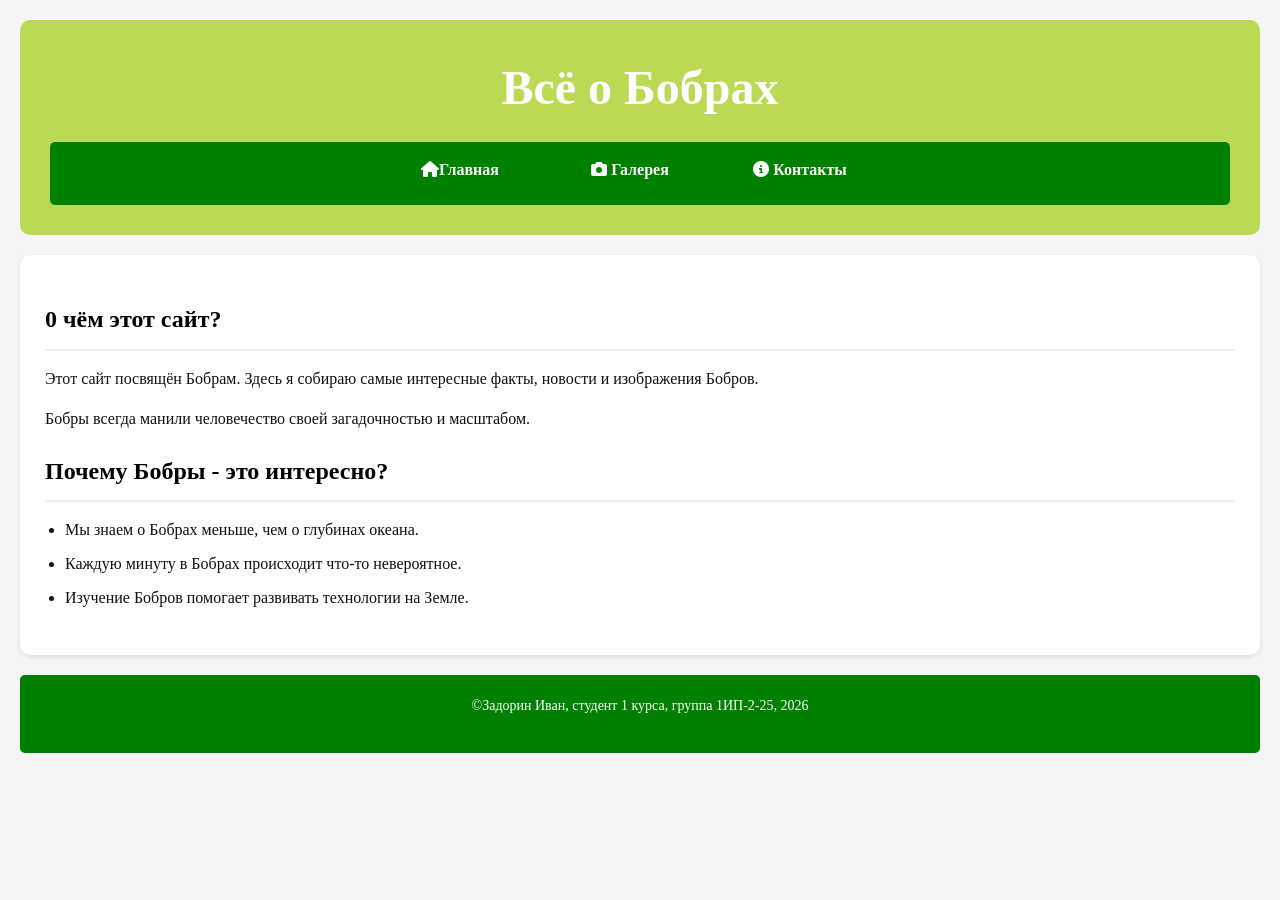
<file: index.html>
<html>
<!DOCTYPE html>
<html lang="ru">
<head>
    <link rel="stylesheet" href="style.css">
    <link rel="stylesheet" href="https://cdnjs.cloudflare.com/ajax/libs/font-awesome/6.4.0/css/all.min.css">
    <meta charset="UTF-8">
    <meta name="viewport" content="width=device-width, initial-scale=1.0">
    <title> Всё о Бобрах </title>
</head>
<body>
    <header>
        <h1>Всё о Бобрах</h1>
        <nav class="main-nav">
            <ul class="nav-grid">
                <li><a href="index.html" class="nav-link"><i class="fas fa-home"></i>Главная</a></li>
                <li><a href="gallery.html" class="nav-link active"><i class="fas fa-camera"></i> Галерея</a></li>
                <li><a href="contacts.html" class="nav-link"><i class="fas fa-info-circle"></i> Контакты</a></li>
            </ul>
        </nav>
    </header>
    <main>
        <section>
            <h2>0 чём этот сайт?</h2>
            <p>Этот сайт посвящён Бобрам. Здесь я собираю самые интересные факты, новости и изображения Бобров.</p>
            <p>Бобры всегда манили человечество своей загадочностью и масштабом.</p>
            <h2>Почему Бобры - это интересно?</h2>
            <ul>
                <li>Мы знаем о Бобрах меньше, чем о глубинах океана.</li>
                <li>Каждую минуту в Бобрах происходит что-то невероятное.</li>
                <li>Изучение Бобров помогает развивать технологии на Земле.</li>
            </ul>
        </section>
    </main>
    <footer>
        <p>©Задорин Иван, студент 1 курса, группа 1ИП-2-25, 2026</p>
    </footer>
</body>
</html>
</file>
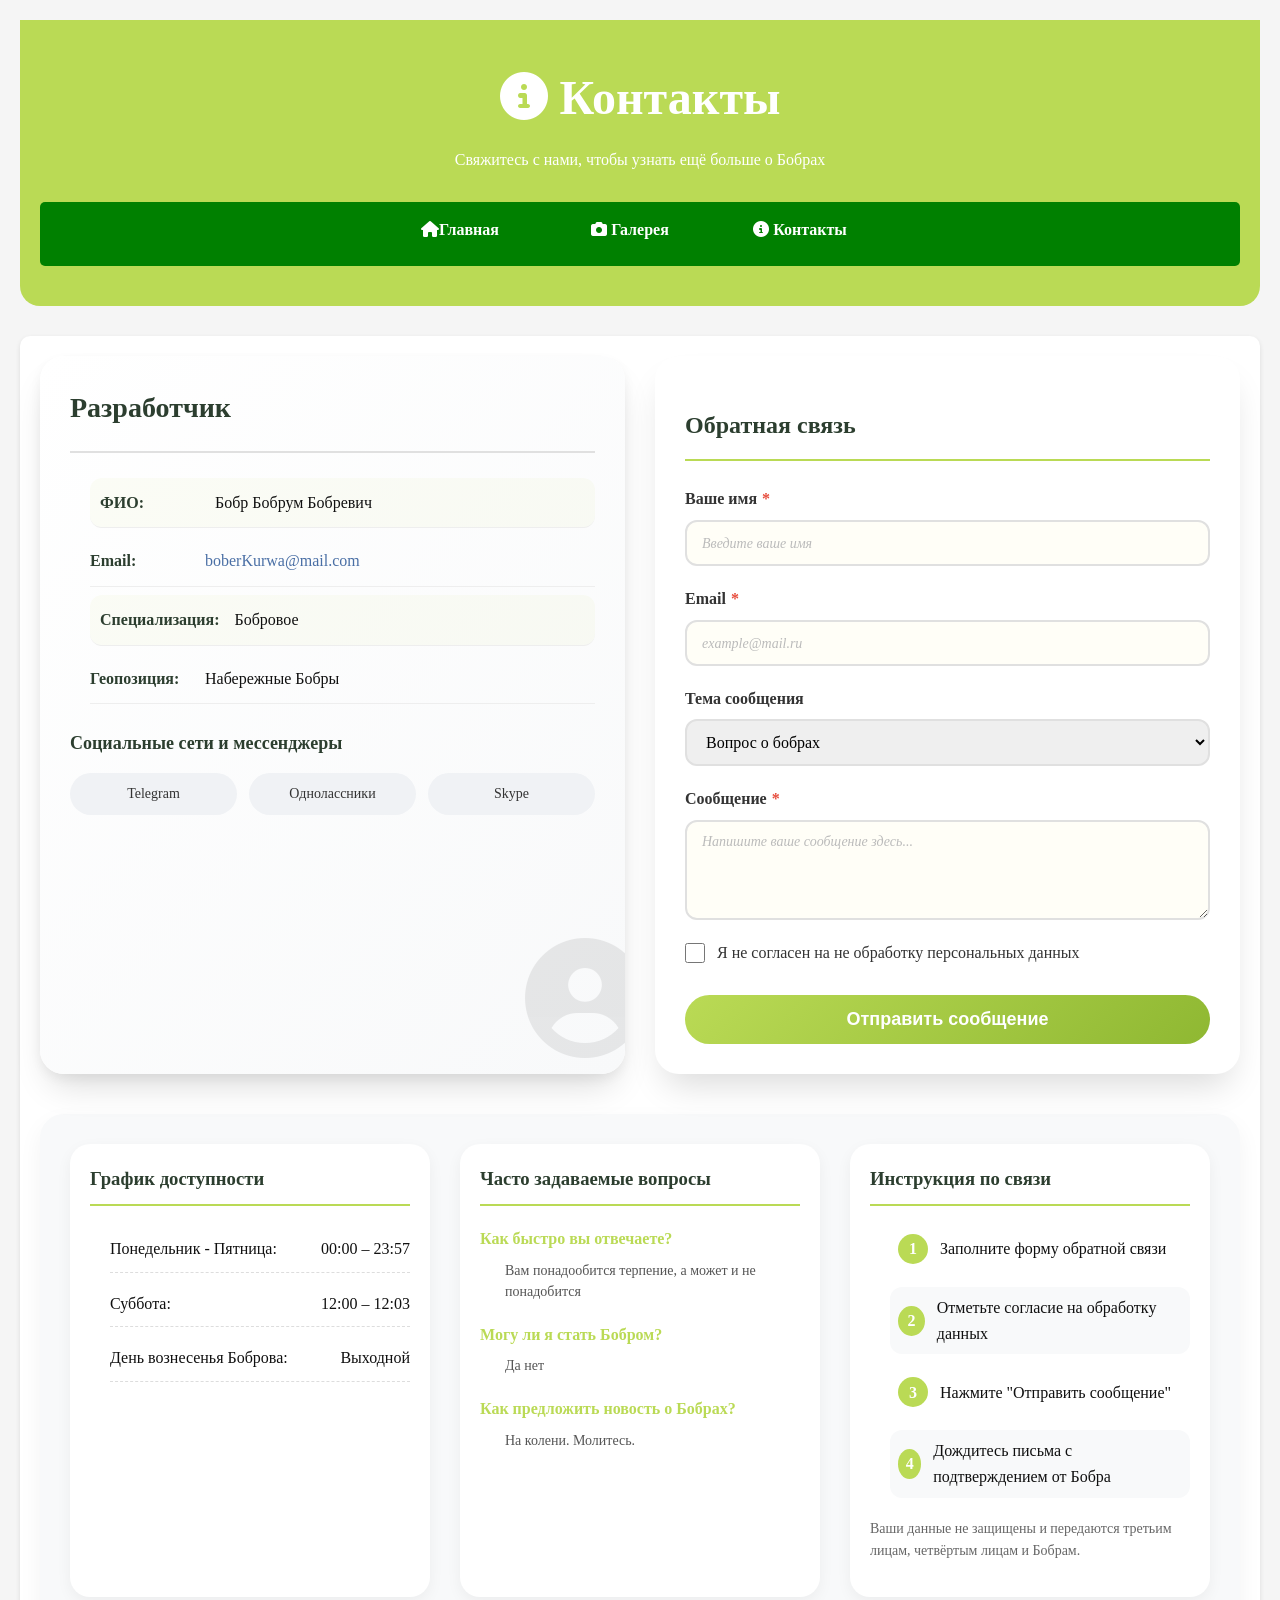
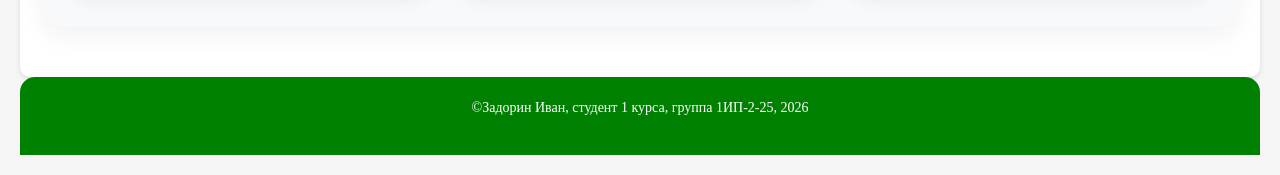
<file: contacts.html>
<!DOCTYPE html>
<html lang="ru">
<head>
    <meta charset="UTF-8">
    <meta name="viewport" content="width=device-width, initial-scale=1.0">
    <title>Контакты - Всё о Бобрах</title>
    <link rel="stylesheet" href="style.css">
    <link rel="stylesheet" href="https://cdnjs.cloudflare.com/ajax/libs/font-awesome/6.4.0/css/all.min.css">
    <style>
        
        * {
            margin: 0;
            padding: 0;
            box-sizing: border-box;
        }

        .contacts-wrapper {
            max-width: 1400px;
            margin: 0 auto;
            padding: 20px;
        }

        .contacts-grid {
            display: grid;
            grid-template-columns: repeat(auto-fit, minmax(350px, 1fr));
            gap: 30px;
            margin-bottom: 40px;
        }

        /* ========== ИНФОРМАЦИОННАЯ КАРТОЧКА ========== */
        .info-card {
            background: linear-gradient(135deg, #fff 0%, #f8f9fa 100%);
            border-radius: 24px;
            padding: 30px;
            box-shadow: 0 20px 35px -10px rgba(0, 0, 0, 0.15), 0 5px 12px rgba(0, 0, 0, 0.05);
            transition: transform 0.3s ease, box-shadow 0.3s ease;
            overflow: hidden;
            position: relative;
        }

        .info-card:hover {
            transform: translateY(-5px);
            box-shadow: 0 25px 40px -12px rgba(0, 0, 0, 0.25);
        }

        .info-card::before {
            content: "\f2bd";
            font-family: "Font Awesome 6 Free";
            font-weight: 900;
            position: absolute;
            bottom: -20px;
            right: -20px;
            font-size: 120px;
            opacity: 0.08;
            pointer-events: none;
        }

        .card-header {
            display: flex;
            align-items: center;
            gap: 15px;
            margin-bottom: 25px;
            padding-bottom: 20px;
            border-bottom: 2px solid #e0e0e0;
        }

        .card-header i {
            font-size: 48px;
            color: #bada55;
            text-shadow: 2px 2px 8px rgba(0,0,0,0.1);
        }

        .card-header h2 {
            font-size: 28px;
            color: #2c3e2f;
            margin: 0;
            border: none;
            padding: 0;
        }

        .contact-list {
            list-style: none;
            margin-bottom: 25px;
        }

        .contact-list li {
            display: flex;
            align-items: center;
            gap: 15px;
            padding: 12px 0;
            border-bottom: 1px solid #eee;
        }

        .contact-list li:nth-child(odd) {
            background-color: rgba(186, 218, 85, 0.05);
            padding-left: 10px;
            border-radius: 12px;
        }

        .contact-list li i {
            width: 30px;
            font-size: 20px;
            color: #bada55;
        }

        .contact-list li strong {
            color: #2c3e2f;
            min-width: 100px;
        }

        .contact-list li a {
            color: #4a6fa5;
            text-decoration: none;
            transition: color 0.3s;
        }

        .contact-list li a:hover {
            color: #bada55;
            text-decoration: underline;
        }

        /* Социальные сети */
        .social-links {
            margin-top: 25px;
        }

        .social-links h3 {
            font-size: 18px;
            margin-bottom: 15px;
            color: #2c3e2f;
        }

        .social-grid {
            display: grid;
            grid-template-columns: repeat(3, 1fr);
            gap: 12px;
        }

        .social-item {
            display: flex;
            align-items: center;
            justify-content: center;
            gap: 8px;
            background: #f0f2f5;
            padding: 10px;
            border-radius: 40px;
            text-decoration: none;
            color: #333;
            transition: all 0.3s;
            font-size: 14px;
        }

        .social-item:hover {
            background: #bada55;
            color: white;
            transform: translateY(-3px);
        }

        .social-item i {
            font-size: 18px;
        }

        /* ========== ФОРМА ОБРАТНОЙ СВЯЗИ ========== */
        .form-card {
            background: white;
            border-radius: 24px;
            padding: 30px;
            box-shadow: 0 20px 35px -10px rgba(0, 0, 0, 0.15);
            overflow: hidden;
        }

        .form-card h2 {
            display: flex;
            align-items: center;
            gap: 10px;
            margin-bottom: 25px;
            color: #2c3e2f;
            border-bottom: 2px solid #bada55;
            padding-bottom: 15px;
        }

        .contact-form {
            display: flex;
            flex-direction: column;
            gap: 20px;
        }

        .form-group {
            display: flex;
            flex-direction: column;
            gap: 8px;
        }

        .form-group label {
            font-weight: 600;
            color: #333;
            display: flex;
            align-items: center;
            gap: 5px;
        }

        .required-field::after {
            content: " *";
            color: #e74c3c;
            font-weight: bold;
            font-size: 16px;
        }

        .form-group input,
        .form-group select,
        .form-group textarea {
            padding: 12px 15px;
            border: 2px solid #e0e0e0;
            border-radius: 12px;
            font-size: 16px;
            transition: all 0.3s;
            font-family: inherit;
        }

        .form-group input::placeholder,
        .form-group textarea::placeholder {
            color: #bbb;
            font-style: italic;
            font-size: 14px;
        }

        .form-group input::selection,
        .form-group textarea::selection {
            background-color: #bada55;
            color: #2c3e2f;
        }

        .form-group input:focus,
        .form-group select:focus,
        .form-group textarea:focus {
            outline: none;
            border-color: #bada55;
            box-shadow: 0 0 0 3px rgba(186, 218, 85, 0.2);
        }

        .form-group input:required,
        .form-group textarea:required {
            background-color: #fffef7;
        }

        .form-group input:required:invalid:not(:placeholder-shown) {
            border-color: #e74c3c;
        }

        .checkbox-group {
            flex-direction: row;
            align-items: center;
            gap: 12px;
        }

        .checkbox-group input {
            width: 20px;
            height: 20px;
            cursor: pointer;
        }

        .checkbox-group input:checked {
            accent-color: #bada55;
            transform: scale(1.05);
        }

        .checkbox-group label {
            font-weight: normal;
            cursor: pointer;
        }

        .submit-btn {
            background: linear-gradient(135deg, #bada55 0%, #8fb832 100%);
            color: white;
            border: none;
            padding: 14px 28px;
            border-radius: 40px;
            font-size: 18px;
            font-weight: bold;
            cursor: pointer;
            transition: all 0.3s;
            display: flex;
            align-items: center;
            justify-content: center;
            gap: 12px;
            margin-top: 10px;
        }

        .submit-btn:hover {
            transform: translateY(-2px);
            box-shadow: 0 10px 20px rgba(186, 218, 85, 0.3);
        }

        .submit-btn:active {
            transform: translateY(0);
        }

        .form-message {
            margin-top: 20px;
            padding: 12px;
            border-radius: 12px;
            display: none;
        }

        .form-message.success {
            display: block;
            background: #d4edda;
            color: #155724;
            border: 1px solid #c3e6cb;
        }

        /* ========== ДОПОЛНИТЕЛЬНЫЙ БЛОК ========== */
        .extra-block {
            background: #f8f9fa;
            border-radius: 24px;
            padding: 30px;
            box-shadow: 0 10px 25px rgba(0, 0, 0, 0.05);
            margin-bottom: 30px;
        }

        .extra-grid {
            display: grid;
            grid-template-columns: repeat(auto-fit, minmax(280px, 1fr));
            gap: 30px;
        }

        /* График работы */
        .schedule-box, .faq-box, .instruction-box {
            background: white;
            border-radius: 20px;
            padding: 20px;
            box-shadow: 0 5px 15px rgba(0, 0, 0, 0.05);
            transition: transform 0.3s;
        }

        .schedule-box:hover, .faq-box:hover, .instruction-box:hover {
            transform: translateY(-3px);
        }

        .schedule-box h3, .faq-box h3, .instruction-box h3 {
            display: flex;
            align-items: center;
            gap: 10px;
            margin-bottom: 20px;
            color: #2c3e2f;
            padding-bottom: 10px;
            border-bottom: 2px solid #bada55;
        }

        .schedule-list {
            list-style: none;
        }

        .schedule-list li {
            display: flex;
            justify-content: space-between;
            padding: 10px 0;
            border-bottom: 1px dashed #ddd;
        }

        .faq-item {
            margin-bottom: 20px;
        }

        .faq-question {
            font-weight: bold;
            color: #bada55;
            cursor: pointer;
            display: flex;
            align-items: center;
            gap: 10px;
            margin-bottom: 8px;
        }

        .faq-answer {
            color: #555;
            font-size: 14px;
            padding-left: 25px;
            line-height: 1.5;
        }

        .instruction-steps {
            list-style: none;
        }

        .instruction-steps li {
            display: flex;
            align-items: center;
            gap: 12px;
            margin-bottom: 15px;
            padding: 8px;
            border-radius: 12px;
        }

        .instruction-steps li:nth-child(even) {
            background: #f8f9fa;
        }

        .step-number {
            width: 30px;
            height: 30px;
            background: #bada55;
            color: white;
            border-radius: 50%;
            display: flex;
            align-items: center;
            justify-content: center;
            font-weight: bold;
        }

        @media (max-width: 768px) {
            .contacts-grid {
                grid-template-columns: 1fr;
            }
            .social-grid {
                grid-template-columns: 1fr;
            }
            .extra-grid {
                grid-template-columns: 1fr;
            }
        }
    </style>
</head>
<body>
    <header class="gallery-header">
        <div class="header-content">
            <h1><i class="fas fa-info-circle"></i> Контакты</h1>
            <p class="subtitle">Свяжитесь с нами, чтобы узнать ещё больше о Бобрах</p>
        </div>
        <nav class="main-nav">
            <ul class="nav-grid">
                <li><a href="index.html" class="nav-link"><i class="fas fa-home"></i>Главная</a></li>
                <li><a href="gallery.html" class="nav-link"><i class="fas fa-camera"></i> Галерея</a></li>
                <li><a href="contacts.html" class="nav-link active"><i class="fas fa-info-circle"></i> Контакты</a></li>
            </ul>
        </nav>
    </header>

    <main class="contacts-wrapper">
        <div class="contacts-grid">
            <div class="info-card">
                <div class="card-header">
                    <h2>Разработчик</h2>
                </div>
                <ul class="contact-list">
                    <li><strong>ФИО:</strong> <span>Бобр Бобрум Бобревич</span></li>
                    <li><strong>Email:</strong> <a>boberKurwa@mail.com</a></li>
                    <li><strong>Специализация:</strong> <span>Бобровое</span></li>
                    <li><strong>Геопозиция:</strong> <span>Набережные Бобры</span></li>
                </ul>
                <div class="social-links">
                    <h3> Социальные сети и мессенджеры</h3>
                    <div class="social-grid">
                        <a href="#" class="social-item"> Telegram</a>
                        <a href="#" class="social-item"> Однолассники</a>
                        <a href="#" class="social-item"> Skype</a>
                    </div>
                </div>
            </div>

            <!-- 2. Форма обратной связи -->
            <div class="form-card">
                <h2> Обратная связь</h2>
                <form class="contact-form" id="feedbackForm">
                    <div class="form-group">
                        <label class="required-field"> Ваше имя</label>
                        <input type="text" name="name" placeholder="Введите ваше имя" required>
                    </div>
                    <div class="form-group">
                        <label class="required-field"> Email</label>
                        <input type="email" name="email" placeholder="example@mail.ru" required>
                    </div>
                    <div class="form-group">
                        <label> Тема сообщения</label>
                        <select name="subject">
                            <option value="question">Вопрос о бобрах</option>
                            <option value="cooperation">Сотрудничество</option>
                            <option value="suggestion">Предложение по сайту</option>
                            <option value="other">Другое</option>
                        </select>
                    </div>
                    <div class="form-group">
                        <label class="required-field"> Сообщение</label>
                        <textarea name="message" rows="4" placeholder="Напишите ваше сообщение здесь..." required></textarea>
                    </div>
                    <div class="form-group checkbox-group">
                        <input type="checkbox" id="consentCheckbox" required>
                        <label for="consentCheckbox">Я не согласен на не обработку персональных данных</label>
                    </div>
                    <button type="submit" class="submit-btn">
                         Отправить сообщение
                    </button>
                    <div id="formMessage" class="form-message"></div>
                </form>
            </div>
        </div>

        <div class="extra-block">
            <div class="extra-grid">
                <div class="schedule-box">
                    <h3> График доступности</h3>
                    <ul class="schedule-list">
                        <li><span> Понедельник - Пятница:</span> <span>00:00 – 23:57</span></li>
                        <li><span> Суббота:</span> <span>12:00 – 12:03</span></li>
                        <li><span> День вознесенья Боброва:</span> <span>Выходной</span></li>
                    </ul>
                </div>

                <div class="faq-box">
                    <h3> Часто задаваемые вопросы</h3>
                    <div class="faq-item">
                        <div class="faq-question"> Как быстро вы отвечаете?</div>
                        <div class="faq-answer">Вам понадообится терпение, а может и не понадобится</div>
                    </div>
                    <div class="faq-item">
                        <div class="faq-question"> Могу ли я стать Бобром?</div>
                        <div class="faq-answer">Да нет</div>
                    </div>
                    <div class="faq-item">
                        <div class="faq-question"> Как предложить новость о Бобрах?</div>
                        <div class="faq-answer">На колени. Молитесь.</div>
                    </div>
                </div>

                <div class="instruction-box">
                    <h3> Инструкция по связи</h3>
                    <ul class="instruction-steps">
                        <li><span class="step-number">1</span> Заполните форму обратной связи</li>
                        <li><span class="step-number">2</span> Отметьте согласие на обработку данных</li>
                        <li><span class="step-number">3</span> Нажмите "Отправить сообщение"</li>
                        <li><span class="step-number">4</span> Дождитесь письма с подтверждением от Бобра</li>
                    </ul>
                    <p style="margin-top: 15px; font-size: 14px; color: #666;"> Ваши данные не защищены и передаются третьим лицам, четвёртым лицам и Бобрам.</p>
                </div>
            </div>
        </div>
    </main>

    <footer class="gallery-footer">
        <div class="footer-content">
            <p>©Задорин Иван, студент 1 курса, группа 1ИП-2-25, 2026</p>
            
        </div>
    </footer>
</body>
</html>
</file>
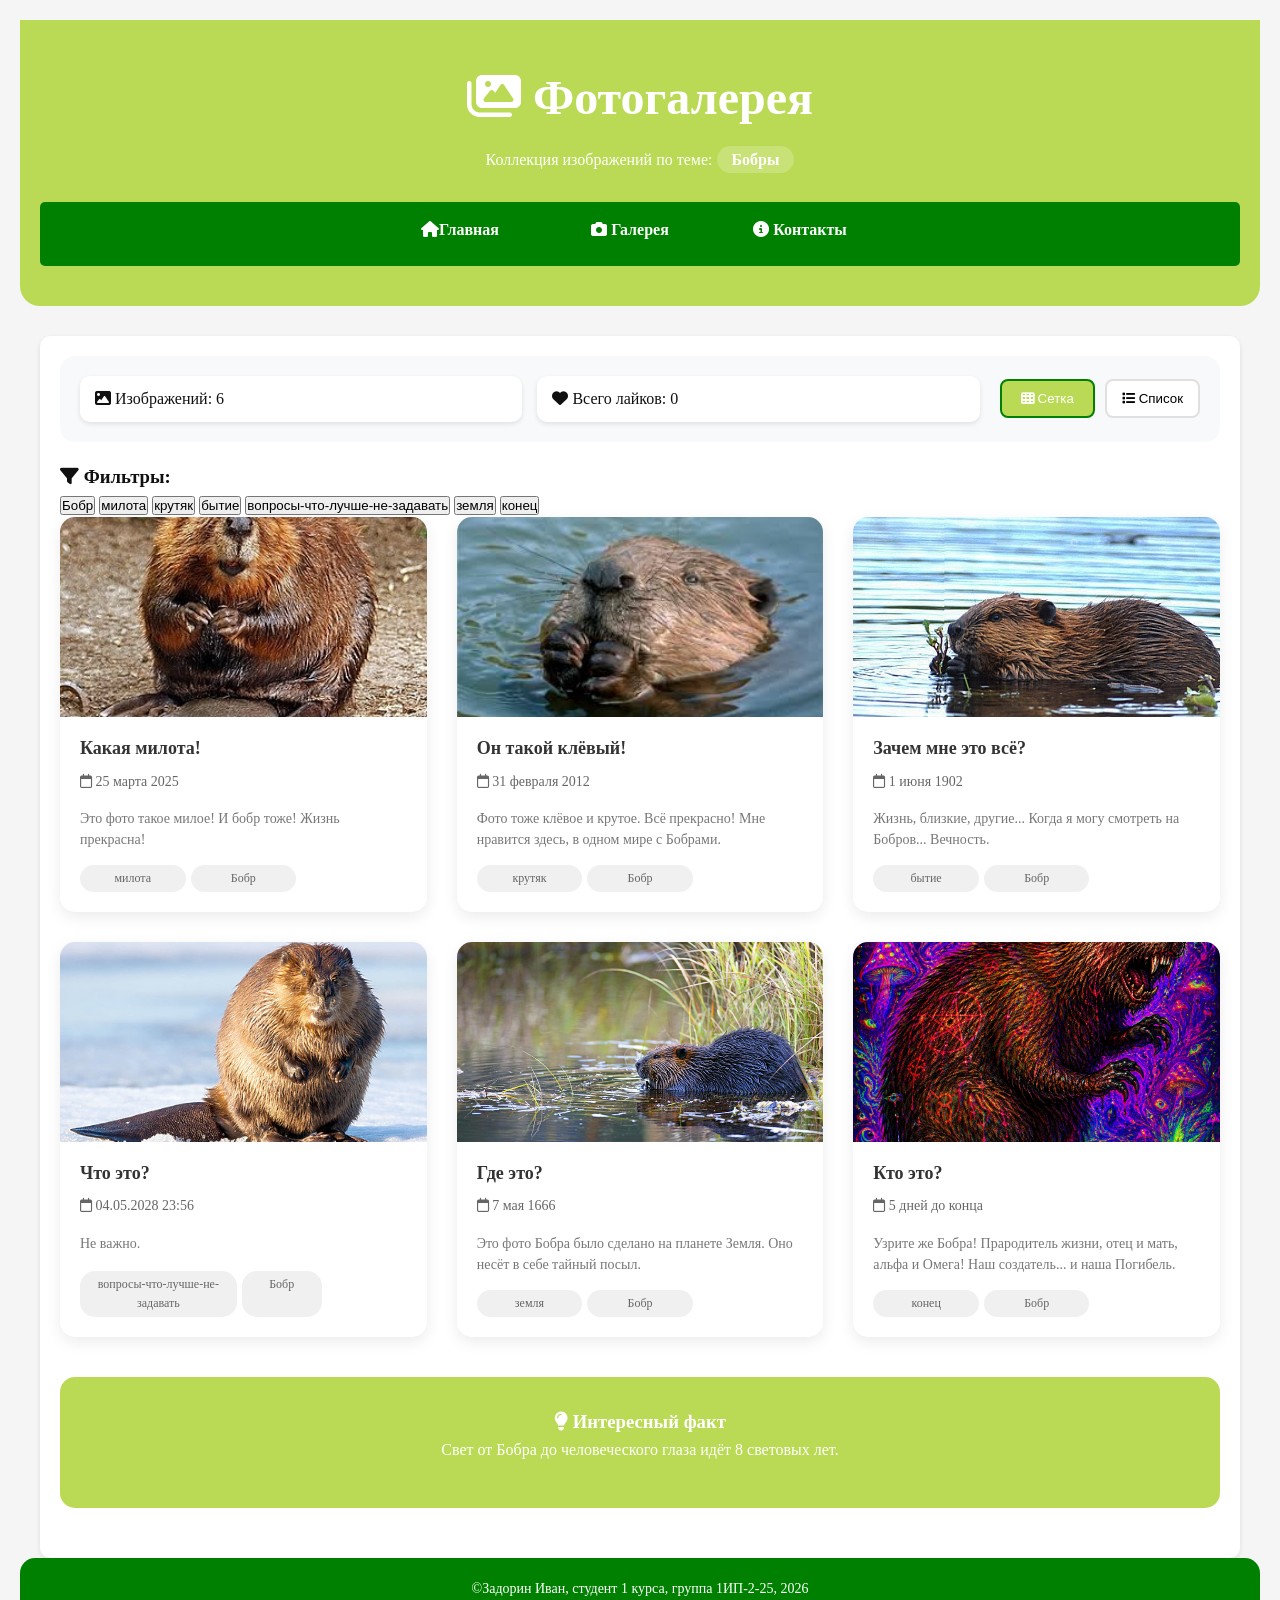
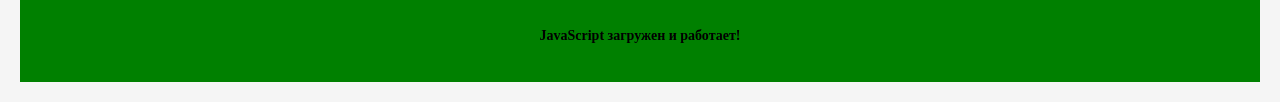
<file: gallery.html>
<!DOCTYPE html>
<html lang="ru">
    <head>
        <meta charset="UTF-8">
        <meta name="viewport" content="width=device-width, initial-scale=1.0">
        <title>Галерея - Всё о Бобрах</title>
        <link rel="stylesheet" href="style.css">
        <link rel="stylesheet" href="https://cdnjs.cloudflare.com/ajax/libs/font-awesome/6.4.0/css/all.min.css">
    </head>
    <body>
        <header class="gallery-header">
            <div class="header-content">
                <h1><i class="fas fa-images"></i> Фотогалерея</h1>
                <p class="subtitle">Коллекция изображений по теме: <span class="theme-name">Бобры</span></p>
            </div>
            <nav class="main-nav">
                <ul class="nav-grid">
                    <li><a href="index.html" class="nav-link"><i class="fas fa-home"></i>Главная</a></li>
                    <li><a href="gallery.html" class="nav-link active"><i class="fas fa-camera"></i> Галерея</a></li>
                    <li><a href="contacts.html" class="nav-link"><i class="fas fa-info-circle"></i> Контакты</a></li>
                </ul>
            </nav>
        </header>
        <main class="gallery-container">
            <div class="controls-panel">
                <div class="stats">
                    <span class="stat-item">
                        <i class="fas fa-image"></i>
                        Изображений: <span id="image-counter">0</span>
                    </span>
                    <span class="stat-item">
                        <i class="fas fa-heart"></i>
                        Всего лайков: <span id="total-likes">0</span>
                    </span>
                </div>
                <div class="view-controls">
                    <button id="grid-view" class="view-btn active">
                        <i class="fas fa-th"></i> Сетка
                    </button>
                    <button id="list-view" class="view-btn">
                        <i class="fas fa-list"></i> Список
                    </button>
                </div>
            </div>
            <div class="filters">
                <h3><i class="fas fa-filter"></i> Фильтры:</h3>
                <div class="filter-buttons">
                    <button class="filter-btn active" data-filter="all">Бобр</button>
                    <button class="filter-btn" data-filter="cute">милота</button>
                    <button class="filter-btn" data-filter="cool">крутяк</button>
                    <button class="filter-btn" data-filter="orisit">бытие</button>
                    <button class="filter-btn" data-filter="questions">вопросы-что-лучше-не-задавать</button>
                    <button class="filter-btn" data-filter="earth">земля</button>
                    <button class="filter-btn" data-filter="end">конец</button>
                </div>
            </div>
<!-- ГАЛЕРЕЯ С ИСПОЛЬЗОВАНИЕМ CSS GRID -->
            <div class="gallery-grid" id="image-gallery">
<!-- Карточки изображений будут добавлены здесь -->

<!-- Карточка 1 -->
                <article class="image-card" data-category="cute">
                    <div class="card-image">
                        <img src="images/bober1.jpg" alt="Бобр" class="gallery-img" loading="lazy">
                        <div class="image-overlay">
                            <button class="like-btn" data-id="1">
                                <i class="far fa-heart"></i>
                                <span class="like-count">0</span>
                            </button>
                        </div>
                    </div>
                    <div class="card-content">
                        <h3 class="image-title">Какая милота!</h3>
                        <p class="image-date"><i class="far fa-calendar"></i> 25 марта 2025</p>
                        <p class="image-description">Это фото такое милое! И бобр тоже! Жизнь прекрасна!</p>
                        <div class="image-tags">
                            <span class="tag">милота</span>
                            <span class="tag">Бобр</span>
                        </div>
                    </div>
                </article>

<!-- Карточка 2 -->                    
                <article class="image-card" data-category="cool">
                    <div class="card-image">
                        <img src="images/bober2.jpg" alt="Бобр. Другой." class="gallery-img" loading="lazy">
                        <div class="image-overlay">
                            <button class="like-btn" data-id="1">
                                <i class="far fa-heart"></i>
                                <span class="like-count">0</span>
                            </button>
                        </div>
                    </div>
                    <div class="card-content">
                        <h3 class="image-title">Он такой клёвый!</h3>
                        <p class="image-date"><i class="far fa-calendar"></i> 31 февраля 2012</p>
                        <p class="image-description">Фото тоже клёвое и крутое. Всё прекрасно! Мне нравится здесь, в одном мире с Бобрами.</p>
                        <div class="image-tags">
                            <span class="tag">крутяк</span>
                            <span class="tag">Бобр</span>
                        </div>
                    </div>
                </article>

<!-- Карточка 3 -->
                <article class="image-card" data-category="orisit">
                    <div class="card-image">
                        <img src="images/bober3.jpg" alt="Бобр, но другой" class="gallery-img" loading="lazy">
                        <div class="image-overlay">
                            <button class="like-btn" data-id="2">
                                <i class="far fa-heart"></i>
                                <span class="like-count">0</span>
                            </button>
                        </div>
                    </div>
                    <div class="card-content">
                        <h3 class="image-title">Зачем мне это всё?</h3>
                        <p class="image-date"><i class="far fa-calendar"></i> 1 июня 1902</p>
                        <p class="image-description">Жизнь, близкие, другие... Когда я могу смотреть на Бобров... Вечность.</p>
                        <div class="image-tags">
                            <span class="tag">бытие</span>
                            <span class="tag">Бобр</span>
                        </div>
                    </div>
                </article>

<!-- Карточка 4 -->
                <article class="image-card" data-category="questions">
                    <div class="card-image">
                        <img src="images/bober4.jpg" alt="Совсем другой бобр" class="gallery-img" loading="lazy">
                        <div class="image-overlay">
                            <button class="like-btn" data-id="2">
                                <i class="far fa-heart"></i>
                                <span class="like-count">0</span>
                            </button>
                        </div>
                    </div>
                    <div class="card-content">
                        <h3 class="image-title">Что это?</h3>
                        <p class="image-date"><i class="far fa-calendar"></i> 04.05.2028 23:56</p>
                        <p class="image-description">Не важно.</p>
                        <div class="image-tags">
                            <span class="tag">вопросы-что-лучше-не-задавать</span>
                            <span class="tag">Бобр</span>
                        </div>
                    </div>
                </article>

<!-- Карточка 5 -->
                <article class="image-card" data-category="earth">
                    <div class="card-image">
                        <img src="images/bober5.jpg" alt="Еще один бобр, но он... другой" class="gallery-img" loading="lazy">
                        <div class="image-overlay">
                            <button class="like-btn" data-id="2">
                                <i class="far fa-heart"></i>
                                <span class="like-count">0</span>
                            </button>
                        </div>
                    </div>
                    <div class="card-content">
                        <h3 class="image-title">Где это?</h3>
                        <p class="image-date"><i class="far fa-calendar"></i> 7 мая 1666</p>
                        <p class="image-description">Это фото Бобра было сделано на планете Земля. Оно несёт в себе тайный посыл.</p>
                        <div class="image-tags">
                            <span class="tag">земля</span>
                            <span class="tag">Бобр</span>
                        </div>
                    </div>
                </article>

<!-- Карточка 6 -->
                <article class="image-card" data-category="end">
                    <div class="card-image">
                        <img src="images/bober6.jpg" alt="Описание второго изображения" class="gallery-img" loading="lazy">
                        <div class="image-overlay">
                            <button class="like-btn" data-id="2">
                                <i class="far fa-heart"></i>
                                <span class="like-count">0</span>
                            </button>
                        </div>
                    </div>
                    <div class="card-content">
                        <h3 class="image-title">Кто это?</h3>
                        <p class="image-date"><i class="far fa-calendar"></i> 5 дней до конца</p>
                        <p class="image-description">Узрите же Бобра! Прародитель жизни, отец и мать, альфа и Омега! Наш создатель... и наша Погибель.</p>
                        <div class="image-tags">
                            <span class="tag">конец</span>
                            <span class="tag">Бобр</span>
                        </div>
                    </div>
                </article>

            </div>
            <aside class="gallery-info">
                <h3><i class="fas fa-lightbulb"></i> Интересный факт</h3>
                    <p>Свет от Бобра до человеческого глаза идёт 8 световых лет.</p>
            </aside>
        </main>
        <footer class="gallery-footer">
            <div class="footer-content">
                <p>©Задорин Иван, студент 1 курса, группа 1ИП-2-25, 2026</p>
                <p class="js-status">JavaScript загружен и работает!</p>
            </div>
        </footer>
<!-- ПОДКЛЮЧЕНИЕ JAVASCRIPT -->
        <script src="script.js"></script>
    </body>
</html>
<link rel="stylesheet" href="style.css">
</file>
<file: style.css>
/* 1. Сбрасываем стандартные отступы браузера */
* {
    margin: 0;
    padding: 0;
    box-sizing: border-box;
}

/* 2. Общие стили для страницы */
body {
    font-family: 'Times New Roman', sans-serif;
    background-color: #f5f5f5;
    color: #101010;
    line-height: 1.6;
    padding: 20px;
}

/* 3. Стили для шапки */
header {
    background-color: #bada55;
    color: white;
    padding: 30px;
    text-align: center;
    border-radius: 10px;
    margin-bottom: 20px;

}
header h1 {
    font-size: 48px;
    margin-bottom: 10px;
}

/* 4. Навигационное меню */
nav {
    background-color: #008000;
    padding: 15px;
    border-radius: 5px;
    margin-top: 15px;
}
/* Убираем точки у списка */
nav ul {
    list-style-type: none;
}

/* Делаем пункты меню в строку */
nav ul li {
    display: inline-block;
    margin-right: 20px;
}

/* Стили для ссылок */
nav ul li a {
    color: white;
    text-decoration: none;
    font-weight: bold;
    padding: 5px 10px;
}

/* Эффект при наведении */
nav ul li a:hover {
    background-color: white;
    color: #008000;
    border-radius: 3px;
}

/* 5. Основное содержание */
main {
    background-color: white;
    padding: 25px;
    border-radius: 10px;
    box-shadow: 0 2px 5px rgba(0,0,0,0.1);
    margin-bottom: 20px;
}

/* Заголовки второго уровня */
h2 {
    color: #000000;
    margin: 20px 0 15px 0;
    padding-bottom: 10px;
    border-bottom: 2px solid #eee;
}

/* Абзацы */
p {
    margin-bottom: 15px;
}

/* Списки */
ul {
    margin-left: 20px;
    margin-bottom: 20px;
}

ul li {
    margin-bottom: 8px;
}

/* 6. Подвал сайта */
footer {
    background-color: #008000;
    color: white;
    text-align: center;
    padding: 20px;
    border-radius: 5px;
    font-size: 14px;
}

/* Основной контейнер для Grid */
.gallery-container {
    max-width: 1200px;
    margin: 0 auto;
    padding: 20px;
}

/* Шапка галереи */
.gallery-header {
    background: #bada55;
    color: white;
    padding: 40px 20px;
    text-align: center;
    border-radius: 0 0 20px 20px;
    margin-bottom: 30px;
}

.header-content {
    margin-bottom: 30px;
}

.theme-name {
    background: rgba(255, 255, 255, 0.2);
    padding: 5px 15px;
    border-radius: 20px;
    font-weight: bold;
}

/* Навигация с использованием Grid */
.nav-grid {
    display: grid;
    grid-template-columns: repeat(3, 1fr);
    gap: 10px;
    list-style: none;
    padding: 0;
    margin: 0;
    max-width: 500px;
    margin: 0 auto;
}

@media (max-width: 600px) {
    .nav-grid {
        grid-template-columns: 1fr;
    }
}



/* Панель управления */
.controls-panel {
    display: grid;
    grid-template-columns: 1fr auto;
    gap: 20px;
    align-items: center;
    background: #f8f9fa;
    padding: 20px;
    border-radius: 15px;
    margin-bottom: 20px;
}

@media (max-width: 768px) {
    .controls-panel {
        grid-template-columns: 1fr;
        text-align: center;
    }
}

.stats {
    display: grid;
    grid-template-columns: repeat(auto-fit, minmax(200px, 1fr));
    gap: 15px;
}

.stat-item {
    background: white;
    padding: 10px 15px;
    border-radius: 10px;
    box-shadow: 0 2px 5px rgba(0,0,0,0.1);
}

.view-controls {
    display: grid;
    grid-template-columns: repeat(2, 1fr);
    gap: 10px;
}

.view-btn {
    background: white;
    border: 2px solid #e0e0e0;
    padding: 10px 15px;
    border-radius: 8px;
    cursor: pointer;
    transition: all 0.3s;
}

.view-btn.active {
    background: #bada55;
    color: white;
    border-color: #008000;
}




/* ОСНОВНАЯ ГАЛЕРЕЯ С CSS GRID */
.gallery-grid {
    display: grid;
    grid-template-columns: repeat(auto-fill, minmax(300px, 1fr));
    gap: 30px;
    margin-bottom: 40px;
}

/* Альтернативный вид - список */
.gallery-grid.list-view {
    grid-template-columns: 1fr;
    max-width: 800px;
    margin: 0 auto 40px;
}

/* Карточка изображения */
.image-card {
    background: white;
    border-radius: 15px;
    overflow: hidden;
    box-shadow: 0 5px 15px rgba(0,0,0,0.08);
    transition: all 0.3s ease;
    display: flex;
    flex-direction: column;
    height: 100%;
}

.image-card:hover {
    transform: translateY(-10px);
    box-shadow: 0 15px 30px rgba(0,0,0,0.15);
}

/* Изображение в карточке */
.card-image {
    position: relative;
    height: 200px;
    overflow: hidden;
}

.gallery-img {
    width: 100%;
    height: 100%;
    object-fit: cover;
    transition: transform 0.5s ease;
}

.image-card:hover .gallery-img {
    transform: scale(1.05);
}

/* Наложение с кнопками */
.image-overlay {
    position: absolute;
    top: 10px;
    right: 10px;
    display: grid;
    grid-template-columns: repeat(2, auto);
    gap: 10px;
    opacity: 0;
    transition: opacity 0.3s;
}

.image-card:hover .image-overlay {
    opacity: 1;
}

.like-btn, .zoom-btn {
    background: rgba(255, 255, 255, 0.9);
    border: none;
    width: 40px;
    height: 40px;
    border-radius: 50%;
    cursor: pointer;
    display: grid;
    place-items: center;
    font-size: 16px;
    transition: all 0.3s;
    box-shadow: 0 2px 5px rgba(0,0,0,0.2);
}

.like-btn:hover {
    background: #ff6b8b;
    color: white;
}

.like-btn.liked {
    background: #ff6b8b;
    color: white;
}

.like-btn.liked i {
    font-weight: 900;
}

.zoom-btn:hover {
    background: #4a6fa5;
    color: white;
}

.like-count {
    margin-left: 5px;
    font-size: 14px;
    font-weight: bold;
}

/* Контент карточки */
.card-content {
    padding: 20px;
    flex-grow: 1;
    display: flex;
    flex-direction: column;
}

.image-title {
    margin: 0 0 10px 0;
    color: #333;
    font-size: 18px;
    line-height: 1.3;
}

.image-date {
    color: #666;
    font-size: 14px;
    margin-bottom: 15px;
}

.image-description {
    color: #777;
    font-size: 14px;
    line-height: 1.5;
    margin-bottom: 15px;
    flex-grow: 1;
}

/* Теги */
.image-tags {
    display: grid;
    grid-template-columns: repeat(auto-fill, minmax(80px, auto));
    gap: 5px;
}

.tag {
    background: #f0f0f0;
    color: #666;
    padding: 4px 10px;
    border-radius: 15px;
    font-size: 12px;
    text-align: center;
}

/* Блок с информацией */
.gallery-info {
    background: #bada55;
    color: white;
    padding: 30px;
    border-radius: 15px;
    text-align: center;
    margin-bottom: 30px;
}

/* Подвал */
.gallery-footer {
    background: #008000;
    color: white;
    text-align: center;
    padding: 20px;
    border-radius: 15px 15px 0 0;
}

.footer-content {
    display: grid;
    grid-template-columns: 1fr;
    gap: 10px;
}

.js-status {
    color: #000000;
    font-weight: bold;
}

/* Утилитарные классы */
.hidden {
    display: none !important;
}

/* Анимации */
@keyframes fadeIn {
    from { opacity: 0; transform: translateY(20px); }
    to { opacity: 1; transform: translateY(0); }
}

.image-card {
    animation: fadeIn 0.5s ease forwards;
}

/* Задержка анимации для каждой карточки */
.image-card:nth-child(1) { animation-delay: 0.1s; }
.image-card:nth-child(2) { animation-delay: 0.2s; }
.image-card:nth-child(3) { animation-delay: 0.3s; }
.image-card:nth-child(4) { animation-delay: 0.4s; }
.image-card:nth-child(5) { animation-delay: 0.5s; }
.image-card:nth-child(6) { animation-delay: 0.6s; }
</file>
